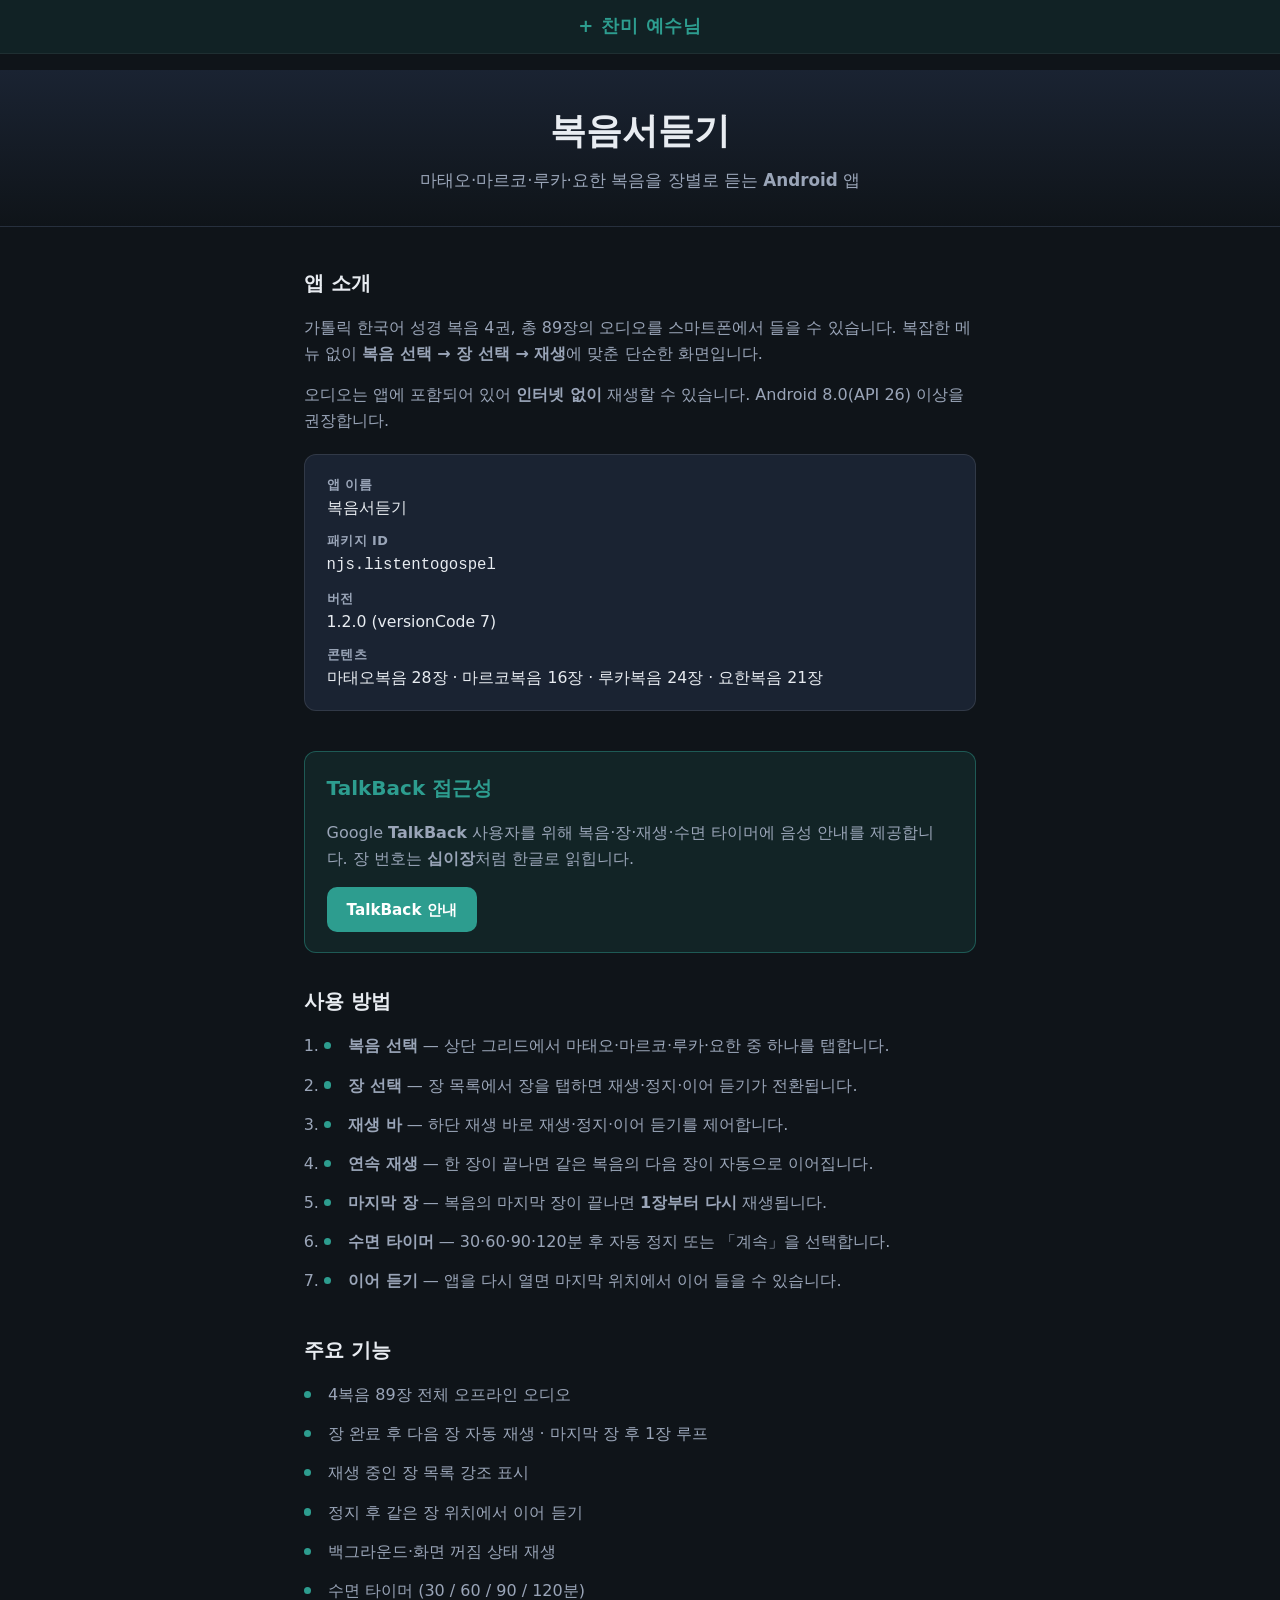
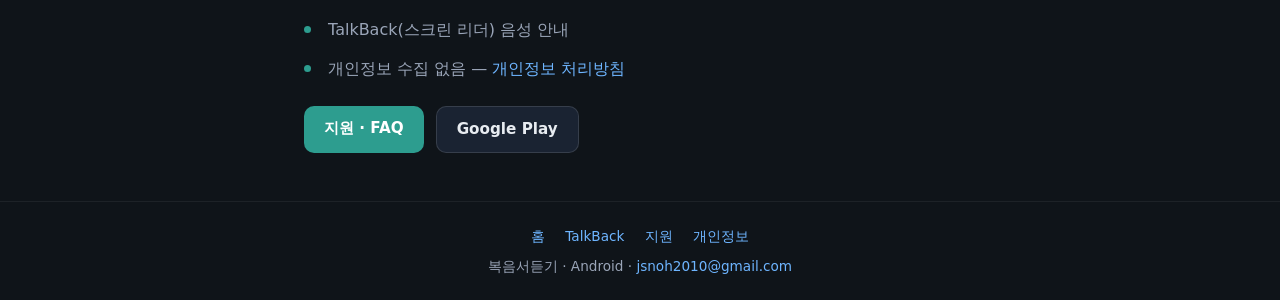
<file: index.html>
<!DOCTYPE html>
<html lang="ko">
<head>
  <meta charset="utf-8" />
  <meta name="viewport" content="width=device-width, initial-scale=1" />
  <meta name="description" content="복음서듣기 — 가톨릭 4복음(마태오·마르코·루카·요한) Android 앱. 오프라인 재생, 장 연속 재생, TalkBack 접근성, 수면 타이머." />
  <meta name="application-name" content="복음서듣기" />
  <meta property="og:title" content="복음서듣기 — 가톨릭 복음 듣기 (Android)" />
  <meta property="og:description" content="4복음 89장 오디오를 오프라인으로 듣습니다. TalkBack·이어 듣기·백그라운드 재생." />
  <meta property="og:type" content="website" />
  <meta property="og:url" content="https://mrnoh99.github.io/ListenToGospel-Android/" />
  <meta property="og:locale" content="ko_KR" />
  <title>복음서듣기 — 가톨릭 복음 듣기 (Android)</title>
  <link rel="stylesheet" href="css/style.css" />
  <link rel="canonical" href="./" />
</head>
<body>
  <p class="page-doxology">+ 찬미 예수님</p>
  <header>
    <h1>복음서듣기</h1>
    <p class="tagline">마태오·마르코·루카·요한 복음을 장별로 듣는 <strong>Android</strong> 앱</p>
  </header>

  <main>
    <section>
      <h2>앱 소개</h2>
      <p>
        가톨릭 한국어 성경 복음 4권, 총 89장의 오디오를 스마트폰에서 들을 수 있습니다.
        복잡한 메뉴 없이 <strong>복음 선택 → 장 선택 → 재생</strong>에 맞춘 단순한 화면입니다.
      </p>
      <p>
        오디오는 앱에 포함되어 있어 <strong>인터넷 없이</strong> 재생할 수 있습니다.
        Android 8.0(API 26) 이상을 권장합니다.
      </p>

      <div class="app-card" aria-label="앱 정보">
        <dl>
          <div>
            <dt>앱 이름</dt>
            <dd>복음서듣기</dd>
          </div>
          <div>
            <dt>패키지 ID</dt>
            <dd><code>njs.listentogospel</code></dd>
          </div>
          <div>
            <dt>버전</dt>
            <dd>1.2.0 (versionCode 7)</dd>
          </div>
          <div>
            <dt>콘텐츠</dt>
            <dd>마태오복음 28장 · 마르코복음 16장 · 루카복음 24장 · 요한복음 21장</dd>
          </div>
        </dl>
      </div>
    </section>

    <section class="accessibility-callout" aria-labelledby="a11y-teaser">
      <h2 id="a11y-teaser">TalkBack 접근성</h2>
      <p>
        Google <strong>TalkBack</strong> 사용자를 위해 복음·장·재생·수면 타이머에 음성 안내를 제공합니다.
        장 번호는 <strong>십이장</strong>처럼 한글로 읽힙니다.
      </p>
      <p class="actions" style="margin-top: 1rem; margin-bottom: 0;">
        <a class="btn btn-primary" href="accessibility.html">TalkBack 안내</a>
      </p>
    </section>

    <section id="how-it-works">
      <h2>사용 방법</h2>
      <ol class="features" style="list-style: decimal; padding-left: 1.25rem;">
        <li><strong>복음 선택</strong> — 상단 그리드에서 마태오·마르코·루카·요한 중 하나를 탭합니다.</li>
        <li><strong>장 선택</strong> — 장 목록에서 장을 탭하면 재생·정지·이어 듣기가 전환됩니다.</li>
        <li><strong>재생 바</strong> — 하단 재생 바로 재생·정지·이어 듣기를 제어합니다.</li>
        <li><strong>연속 재생</strong> — 한 장이 끝나면 같은 복음의 다음 장이 자동으로 이어집니다.</li>
        <li><strong>마지막 장</strong> — 복음의 마지막 장이 끝나면 <strong>1장부터 다시</strong> 재생됩니다.</li>
        <li><strong>수면 타이머</strong> — 30·60·90·120분 후 자동 정지 또는 「계속」을 선택합니다.</li>
        <li><strong>이어 듣기</strong> — 앱을 다시 열면 마지막 위치에서 이어 들을 수 있습니다.</li>
      </ol>
    </section>

    <section>
      <h2>주요 기능</h2>
      <ul class="features">
        <li>4복음 89장 전체 오프라인 오디오</li>
        <li>장 완료 후 다음 장 자동 재생 · 마지막 장 후 1장 루프</li>
        <li>재생 중인 장 목록 강조 표시</li>
        <li>정지 후 같은 장 위치에서 이어 듣기</li>
        <li>백그라운드·화면 꺼짐 상태 재생</li>
        <li>수면 타이머 (30 / 60 / 90 / 120분)</li>
        <li>TalkBack(스크린 리더) 음성 안내</li>
        <li>개인정보 수집 없음 — <a href="privacy.html">개인정보 처리방침</a></li>
      </ul>

      <div class="actions">
        <a class="btn btn-primary" href="support.html">지원 · FAQ</a>
        <a id="play-store-link" class="btn btn-secondary" href="https://play.google.com/store/apps/details?id=njs.listentogospel" rel="noopener noreferrer">Google Play</a>
      </div>
    </section>

  </main>

  <footer>
    <nav aria-label="사이트 메뉴">
      <a href="index.html" aria-current="page">홈</a>
      <a href="accessibility.html">TalkBack</a>
      <a href="support.html">지원</a>
      <a href="privacy.html">개인정보</a>
    </nav>
    <p>복음서듣기 · Android · <a href="mailto:jsnoh2010@gmail.com">jsnoh2010@gmail.com</a></p>
  </footer>
</body>
</html>
</file>
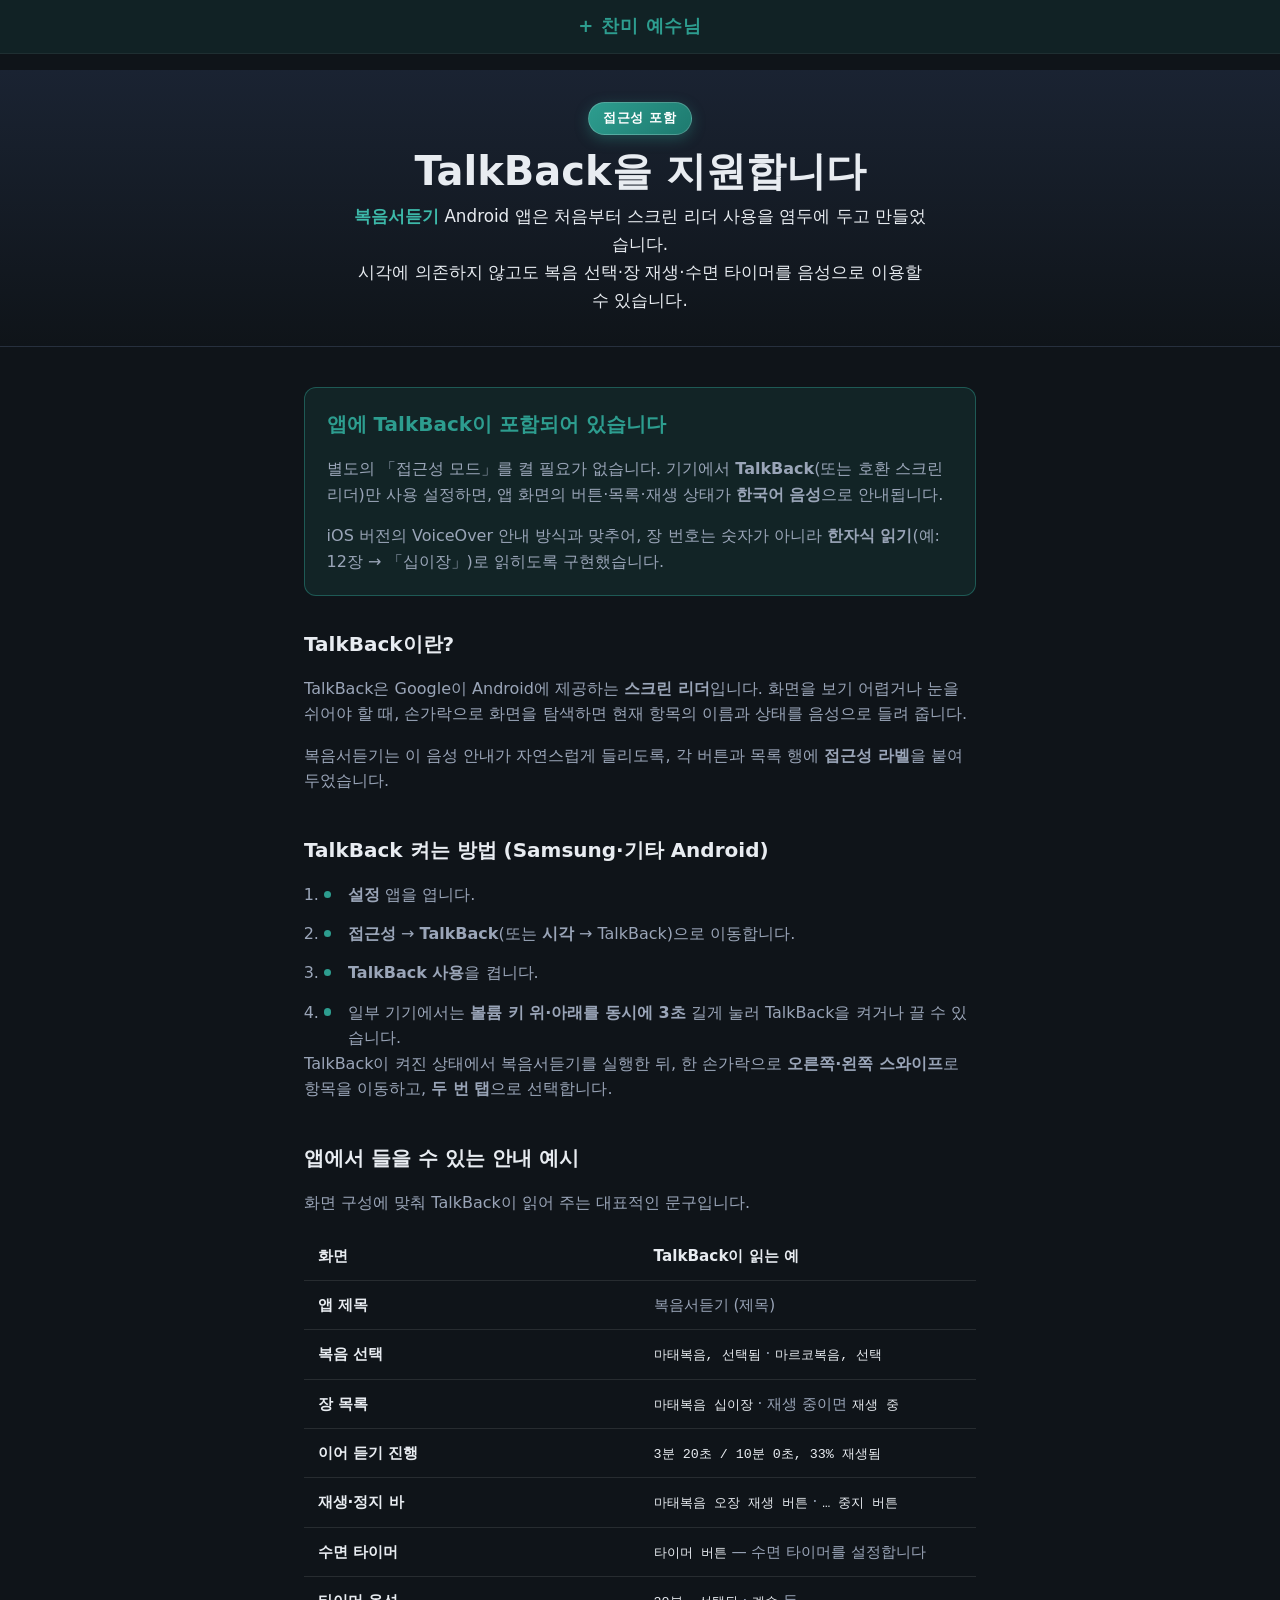
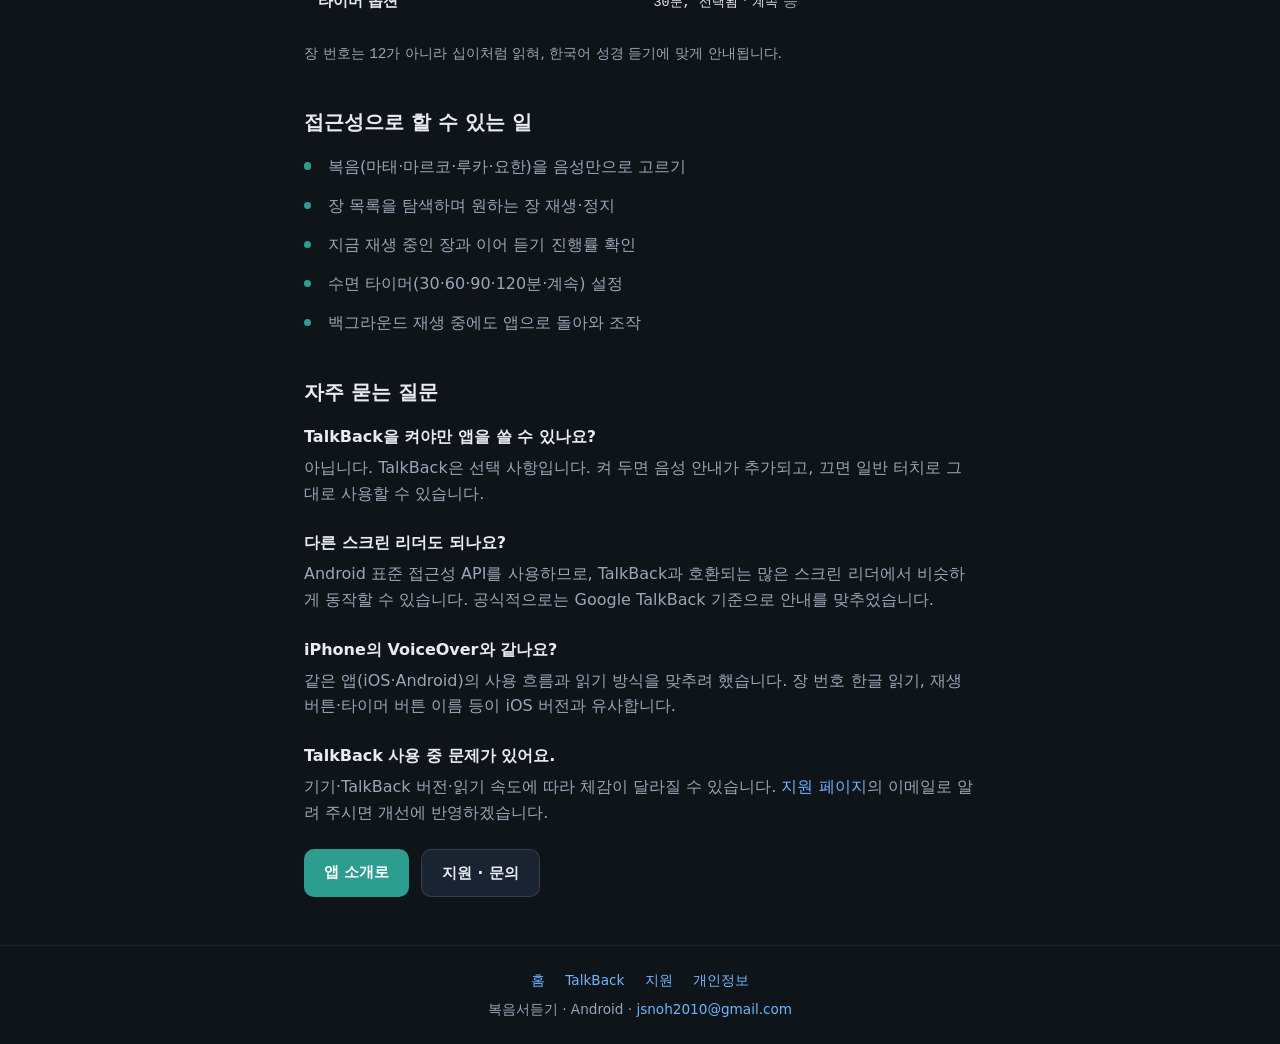
<file: accessibility.html>
<!DOCTYPE html>
<html lang="ko">
<head>
  <meta charset="utf-8" />
  <meta name="viewport" content="width=device-width, initial-scale=1" />
  <meta name="description" content="복음서듣기 Android 앱은 Google TalkBack(스크린 리더)을 기본 지원합니다. 장 번호 한글 읽기, 재생·수면 타이머 음성 안내." />
  <title>TalkBack 접근성 — 복음서듣기 (Android)</title>
  <link rel="stylesheet" href="css/style.css" />
  <link rel="canonical" href="./accessibility.html" />
</head>
<body>
  <p class="page-doxology">+ 찬미 예수님</p>
  <header class="accessibility-hero">
    <p class="accessibility-badge" aria-hidden="true">접근성 포함</p>
    <h1>TalkBack을 지원합니다</h1>
    <p class="tagline">
      <strong>복음서듣기</strong> Android 앱은 처음부터 스크린 리더 사용을 염두에 두고 만들었습니다.<br />
      시각에 의존하지 않고도 복음 선택·장 재생·수면 타이머를 음성으로 이용할 수 있습니다.
    </p>
  </header>

  <main>
    <section class="accessibility-callout" aria-labelledby="included-heading">
      <h2 id="included-heading">앱에 TalkBack이 포함되어 있습니다</h2>
      <p>
        별도의 「접근성 모드」를 켤 필요가 없습니다. 기기에서 <strong>TalkBack</strong>(또는 호환 스크린 리더)만
        사용 설정하면, 앱 화면의 버튼·목록·재생 상태가 <strong>한국어 음성</strong>으로 안내됩니다.
      </p>
      <p>
        iOS 버전의 VoiceOver 안내 방식과 맞추어, 장 번호는 숫자가 아니라
        <strong>한자식 읽기</strong>(예: 12장 → 「십이장」)로 읽히도록 구현했습니다.
      </p>
    </section>

    <section>
      <h2>TalkBack이란?</h2>
      <p>
        TalkBack은 Google이 Android에 제공하는 <strong>스크린 리더</strong>입니다.
        화면을 보기 어렵거나 눈을 쉬어야 할 때, 손가락으로 화면을 탐색하면 현재 항목의 이름과
        상태를 음성으로 들려 줍니다.
      </p>
      <p>
        복음서듣기는 이 음성 안내가 자연스럽게 들리도록, 각 버튼과 목록 행에
        <strong>접근성 라벨</strong>을 붙여 두었습니다.
      </p>
    </section>

    <section>
      <h2>TalkBack 켜는 방법 (Samsung·기타 Android)</h2>
      <ol class="features" style="list-style: decimal; padding-left: 1.25rem;">
        <li><strong>설정</strong> 앱을 엽니다.</li>
        <li><strong>접근성</strong> → <strong>TalkBack</strong>(또는 <strong>시각</strong> → TalkBack)으로 이동합니다.</li>
        <li><strong>TalkBack 사용</strong>을 켭니다.</li>
        <li>일부 기기에서는 <strong>볼륨 키 위·아래를 동시에 3초</strong> 길게 눌러 TalkBack을 켜거나 끌 수 있습니다.</li>
      </ol>
      <p>
        TalkBack이 켜진 상태에서 복음서듣기를 실행한 뒤,
        한 손가락으로 <strong>오른쪽·왼쪽 스와이프</strong>로 항목을 이동하고,
        <strong>두 번 탭</strong>으로 선택합니다.
      </p>
    </section>

    <section>
      <h2>앱에서 들을 수 있는 안내 예시</h2>
      <p>화면 구성에 맞춰 TalkBack이 읽어 주는 대표적인 문구입니다.</p>
      <div class="phrase-table-wrap">
        <table class="phrase-table">
          <caption>복음서듣기 TalkBack 음성 안내 예시</caption>
          <thead>
            <tr>
              <th scope="col">화면</th>
              <th scope="col">TalkBack이 읽는 예</th>
            </tr>
          </thead>
          <tbody>
            <tr>
              <th scope="row">앱 제목</th>
              <td>복음서듣기 (제목)</td>
            </tr>
            <tr>
              <th scope="row">복음 선택</th>
              <td><code>마태복음, 선택됨</code> · <code>마르코복음, 선택</code></td>
            </tr>
            <tr>
              <th scope="row">장 목록</th>
              <td><code>마태복음 십이장</code> · 재생 중이면 <code>재생 중</code></td>
            </tr>
            <tr>
              <th scope="row">이어 듣기 진행</th>
              <td><code>3분 20초 / 10분 0초, 33% 재생됨</code></td>
            </tr>
            <tr>
              <th scope="row">재생·정지 바</th>
              <td><code>마태복음 오장 재생 버튼</code> · <code>… 중지 버튼</code></td>
            </tr>
            <tr>
              <th scope="row">수면 타이머</th>
              <td><code>타이머 버튼</code> — 수면 타이머를 설정합니다</td>
            </tr>
            <tr>
              <th scope="row">타이머 옵션</th>
              <td><code>30분, 선택됨</code> · <code>계속</code> 등</td>
            </tr>
          </tbody>
        </table>
      </div>
      <p style="margin-top: 1rem; font-size: 0.9rem;">
        장 번호는 <code>12</code>가 아니라 <code>십이</code>처럼 읽혀, 한국어 성경 듣기에 맞게 안내됩니다.
      </p>
    </section>

    <section>
      <h2>접근성으로 할 수 있는 일</h2>
      <ul class="features">
        <li>복음(마태·마르코·루카·요한)을 음성만으로 고르기</li>
        <li>장 목록을 탐색하며 원하는 장 재생·정지</li>
        <li>지금 재생 중인 장과 이어 듣기 진행률 확인</li>
        <li>수면 타이머(30·60·90·120분·계속) 설정</li>
        <li>백그라운드 재생 중에도 앱으로 돌아와 조작</li>
      </ul>
    </section>

    <section>
      <h2>자주 묻는 질문</h2>

      <div class="faq-item">
        <strong>TalkBack을 켜야만 앱을 쓸 수 있나요?</strong>
        <p>
          아닙니다. TalkBack은 선택 사항입니다. 켜 두면 음성 안내가 추가되고,
          끄면 일반 터치로 그대로 사용할 수 있습니다.
        </p>
      </div>

      <div class="faq-item">
        <strong>다른 스크린 리더도 되나요?</strong>
        <p>
          Android 표준 접근성 API를 사용하므로, TalkBack과 호환되는 많은 스크린 리더에서
          비슷하게 동작할 수 있습니다. 공식적으로는 Google TalkBack 기준으로 안내를 맞추었습니다.
        </p>
      </div>

      <div class="faq-item">
        <strong>iPhone의 VoiceOver와 같나요?</strong>
        <p>
          같은 앱(iOS·Android)의 사용 흐름과 읽기 방식을 맞추려 했습니다.
          장 번호 한글 읽기, 재생 버튼·타이머 버튼 이름 등이 iOS 버전과 유사합니다.
        </p>
      </div>

      <div class="faq-item">
        <strong>TalkBack 사용 중 문제가 있어요.</strong>
        <p>
          기기·TalkBack 버전·읽기 속도에 따라 체감이 달라질 수 있습니다.
          <a href="support.html">지원 페이지</a>의 이메일로 알려 주시면 개선에 반영하겠습니다.
        </p>
      </div>
    </section>

    <div class="actions">
      <a class="btn btn-primary" href="index.html">앱 소개로</a>
      <a class="btn btn-secondary" href="support.html">지원 · 문의</a>
    </div>
  </main>

  <footer>
    <nav aria-label="사이트 메뉴">
      <a href="index.html">홈</a>
      <a href="accessibility.html" aria-current="page">TalkBack</a>
      <a href="support.html">지원</a>
      <a href="privacy.html">개인정보</a>
    </nav>
    <p>복음서듣기 · Android · <a href="mailto:jsnoh2010@gmail.com">jsnoh2010@gmail.com</a></p>
  </footer>
</body>
</html>
</file>
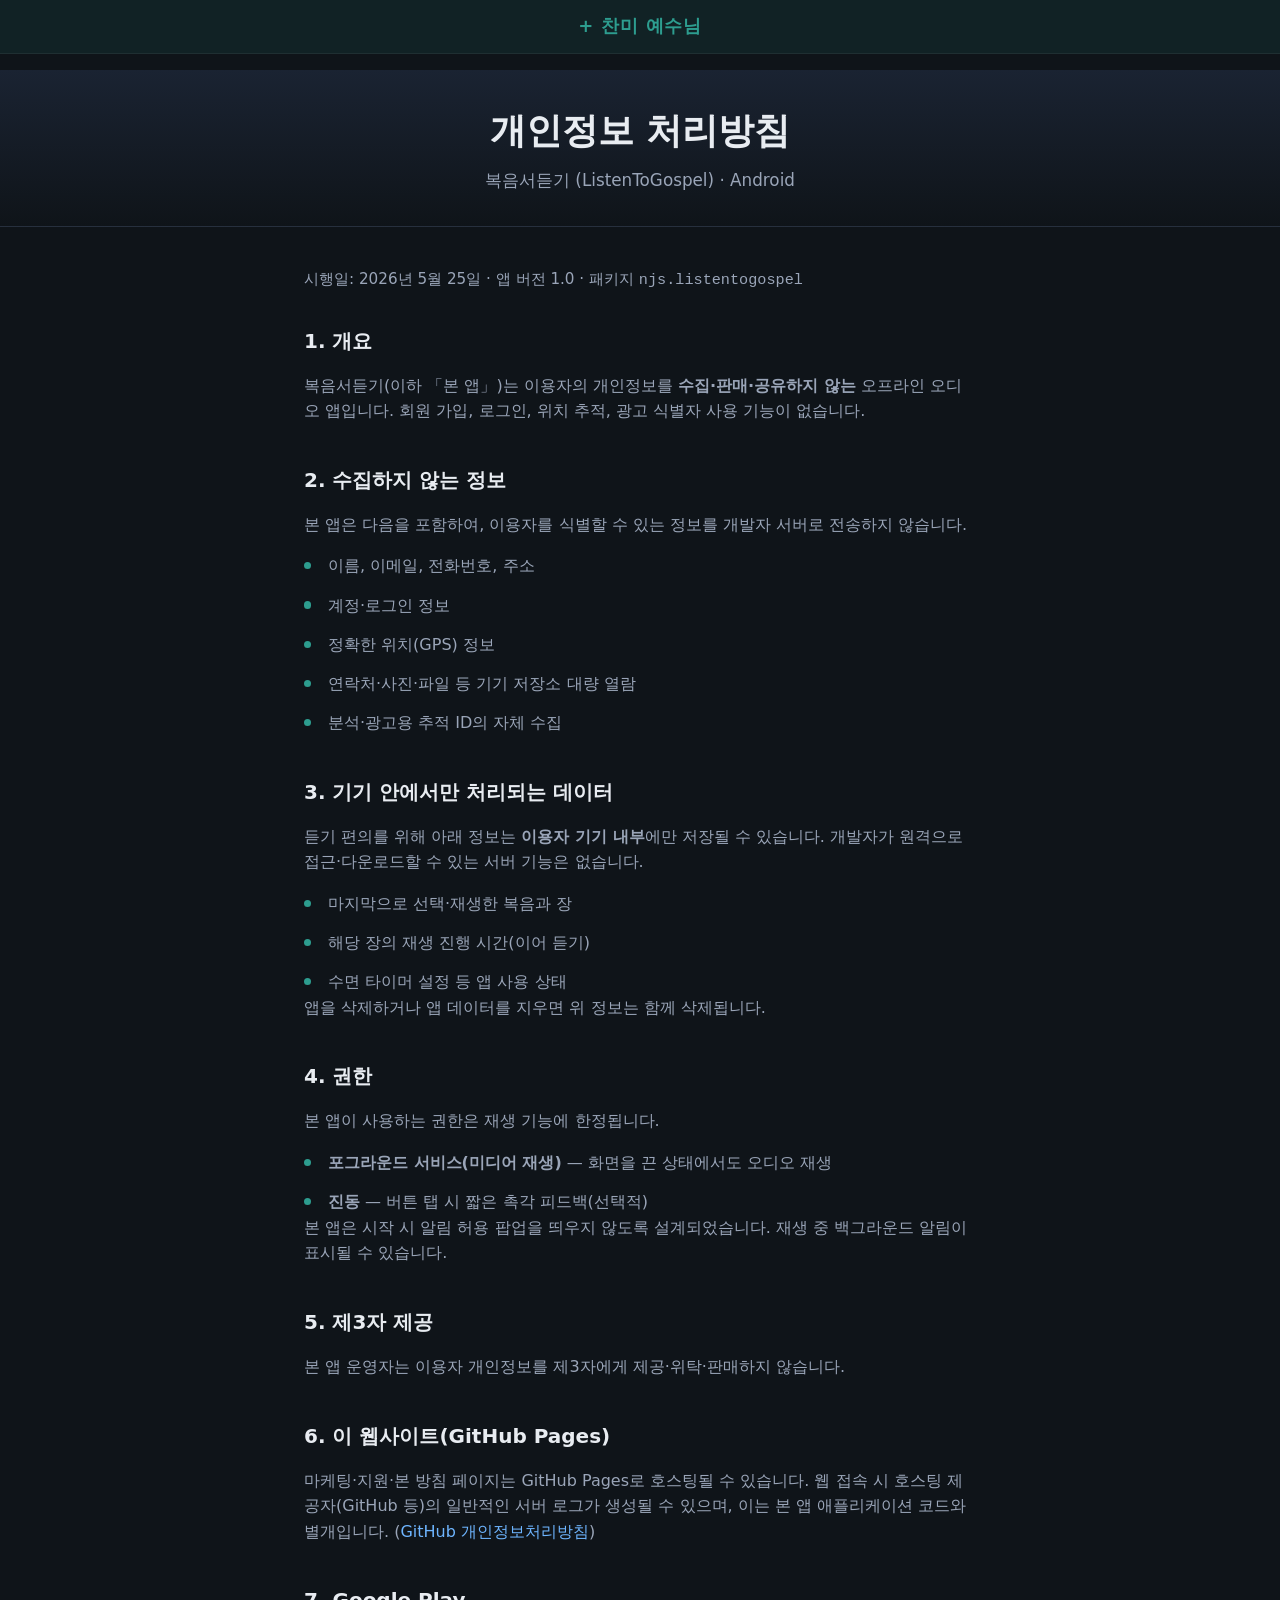
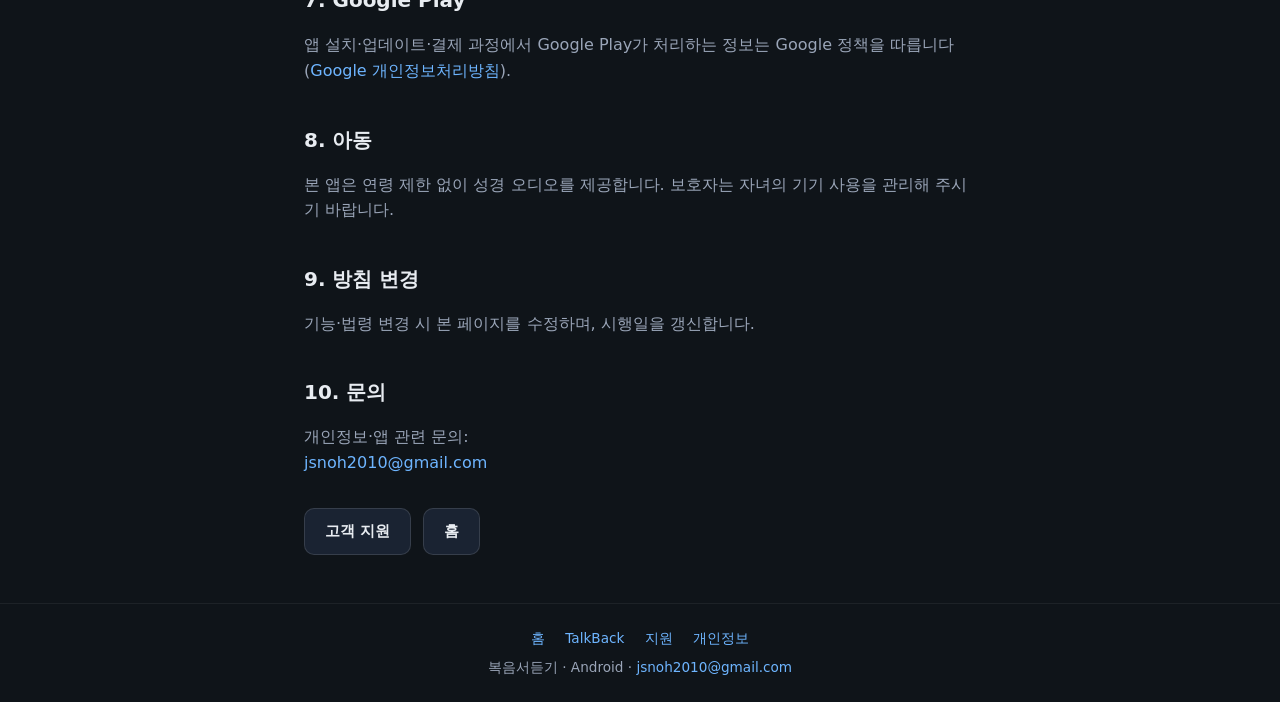
<file: privacy.html>
<!DOCTYPE html>
<html lang="ko">
<head>
  <meta charset="utf-8" />
  <meta name="viewport" content="width=device-width, initial-scale=1" />
  <meta name="description" content="복음서듣기(ListenToGospel) Android 앱 개인정보 처리방침 — Google Play 필수" />
  <title>개인정보 처리방침 — 복음서듣기</title>
  <link rel="stylesheet" href="css/style.css" />
  <link rel="canonical" href="./privacy.html" />
</head>
<body>
  <p class="page-doxology">+ 찬미 예수님</p>
  <header>
    <h1>개인정보 처리방침</h1>
    <p class="tagline">복음서듣기 (ListenToGospel) · Android</p>
  </header>

  <main>
    <p style="color: var(--muted); font-size: 0.95rem; margin-bottom: 2rem;">
      시행일: 2026년 5월 25일 · 앱 버전 1.0 · 패키지 <code>njs.listentogospel</code>
    </p>

    <section>
      <h2>1. 개요</h2>
      <p>
        복음서듣기(이하 「본 앱」)는 이용자의 개인정보를 <strong>수집·판매·공유하지 않는</strong> 오프라인 오디오 앱입니다.
        회원 가입, 로그인, 위치 추적, 광고 식별자 사용 기능이 없습니다.
      </p>
    </section>

    <section>
      <h2>2. 수집하지 않는 정보</h2>
      <p>본 앱은 다음을 포함하여, 이용자를 식별할 수 있는 정보를 개발자 서버로 전송하지 않습니다.</p>
      <ul class="features">
        <li>이름, 이메일, 전화번호, 주소</li>
        <li>계정·로그인 정보</li>
        <li>정확한 위치(GPS) 정보</li>
        <li>연락처·사진·파일 등 기기 저장소 대량 열람</li>
        <li>분석·광고용 추적 ID의 자체 수집</li>
      </ul>
    </section>

    <section>
      <h2>3. 기기 안에서만 처리되는 데이터</h2>
      <p>
        듣기 편의를 위해 아래 정보는 <strong>이용자 기기 내부</strong>에만 저장될 수 있습니다.
        개발자가 원격으로 접근·다운로드할 수 있는 서버 기능은 없습니다.
      </p>
      <ul class="features">
        <li>마지막으로 선택·재생한 복음과 장</li>
        <li>해당 장의 재생 진행 시간(이어 듣기)</li>
        <li>수면 타이머 설정 등 앱 사용 상태</li>
      </ul>
      <p>
        앱을 삭제하거나 앱 데이터를 지우면 위 정보는 함께 삭제됩니다.
      </p>
    </section>

    <section>
      <h2>4. 권한</h2>
      <p>본 앱이 사용하는 권한은 재생 기능에 한정됩니다.</p>
      <ul class="features">
        <li><strong>포그라운드 서비스(미디어 재생)</strong> — 화면을 끈 상태에서도 오디오 재생</li>
        <li><strong>진동</strong> — 버튼 탭 시 짧은 촉각 피드백(선택적)</li>
      </ul>
      <p>
        본 앱은 시작 시 알림 허용 팝업을 띄우지 않도록 설계되었습니다.
        재생 중 백그라운드 알림이 표시될 수 있습니다.
      </p>
    </section>

    <section>
      <h2>5. 제3자 제공</h2>
      <p>
        본 앱 운영자는 이용자 개인정보를 제3자에게 제공·위탁·판매하지 않습니다.
      </p>
    </section>

    <section>
      <h2>6. 이 웹사이트(GitHub Pages)</h2>
      <p>
        마케팅·지원·본 방침 페이지는 GitHub Pages로 호스팅될 수 있습니다.
        웹 접속 시 호스팅 제공자(GitHub 등)의 일반적인 서버 로그가 생성될 수 있으며,
        이는 본 앱 애플리케이션 코드와 별개입니다.
        (<a href="https://docs.github.com/en/site-policy/privacy-policies/github-privacy-statement" rel="noopener noreferrer">GitHub 개인정보처리방침</a>)
      </p>
    </section>

    <section>
      <h2>7. Google Play</h2>
      <p>
        앱 설치·업데이트·결제 과정에서 Google Play가 처리하는 정보는 Google 정책을 따릅니다
        (<a href="https://policies.google.com/privacy" rel="noopener noreferrer">Google 개인정보처리방침</a>).
      </p>
    </section>

    <section>
      <h2>8. 아동</h2>
      <p>
        본 앱은 연령 제한 없이 성경 오디오를 제공합니다. 보호자는 자녀의 기기 사용을 관리해 주시기 바랍니다.
      </p>
    </section>

    <section>
      <h2>9. 방침 변경</h2>
      <p>
        기능·법령 변경 시 본 페이지를 수정하며, 시행일을 갱신합니다.
      </p>
    </section>

    <section>
      <h2>10. 문의</h2>
      <p>
        개인정보·앱 관련 문의:<br />
        <a href="mailto:jsnoh2010@gmail.com">jsnoh2010@gmail.com</a>
      </p>
    </section>

    <p class="actions" style="margin-top: 2rem;">
      <a class="btn btn-secondary" href="support.html">고객 지원</a>
      <a class="btn btn-secondary" href="index.html">홈</a>
    </p>
  </main>

  <footer>
    <nav aria-label="사이트 메뉴">
      <a href="index.html">홈</a>
      <a href="accessibility.html">TalkBack</a>
      <a href="support.html">지원</a>
      <a href="privacy.html" aria-current="page">개인정보</a>
    </nav>
    <p>복음서듣기 · Android · <a href="mailto:jsnoh2010@gmail.com">jsnoh2010@gmail.com</a></p>
  </footer>
</body>
</html>
</file>
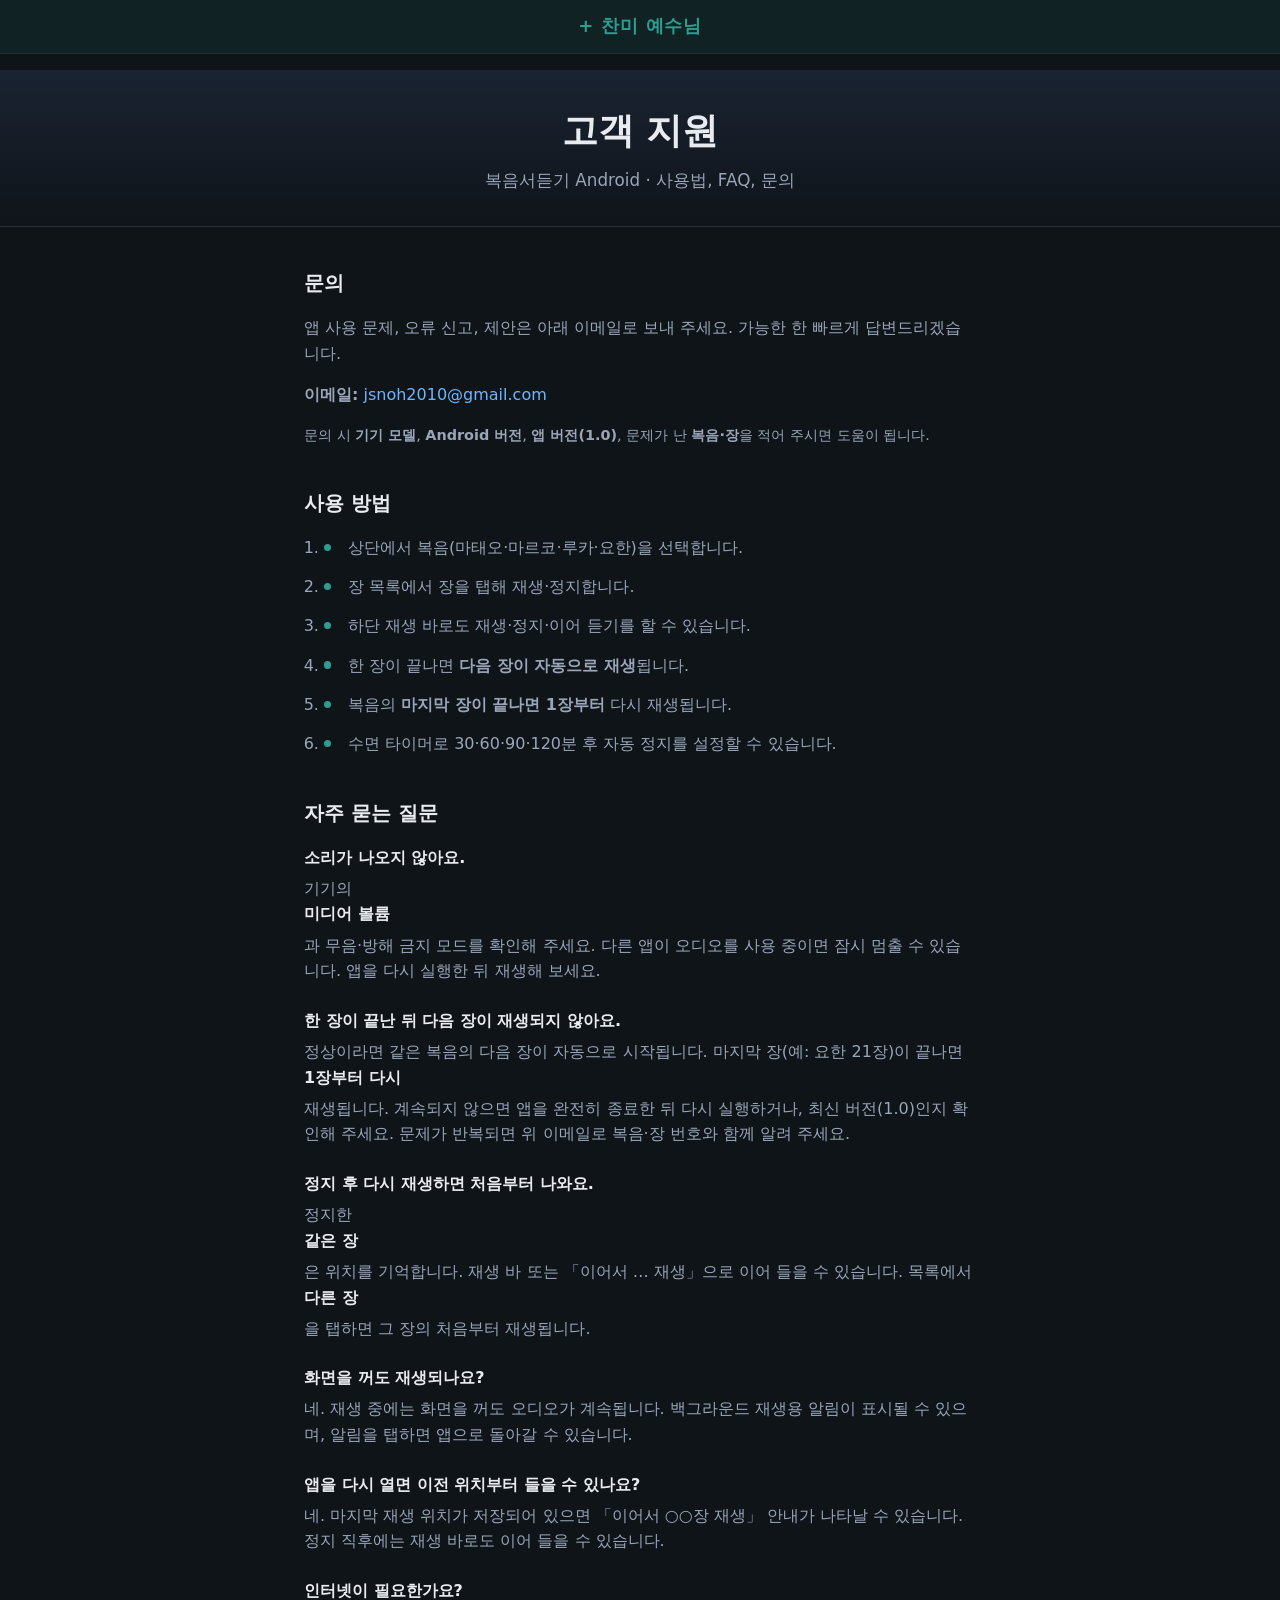
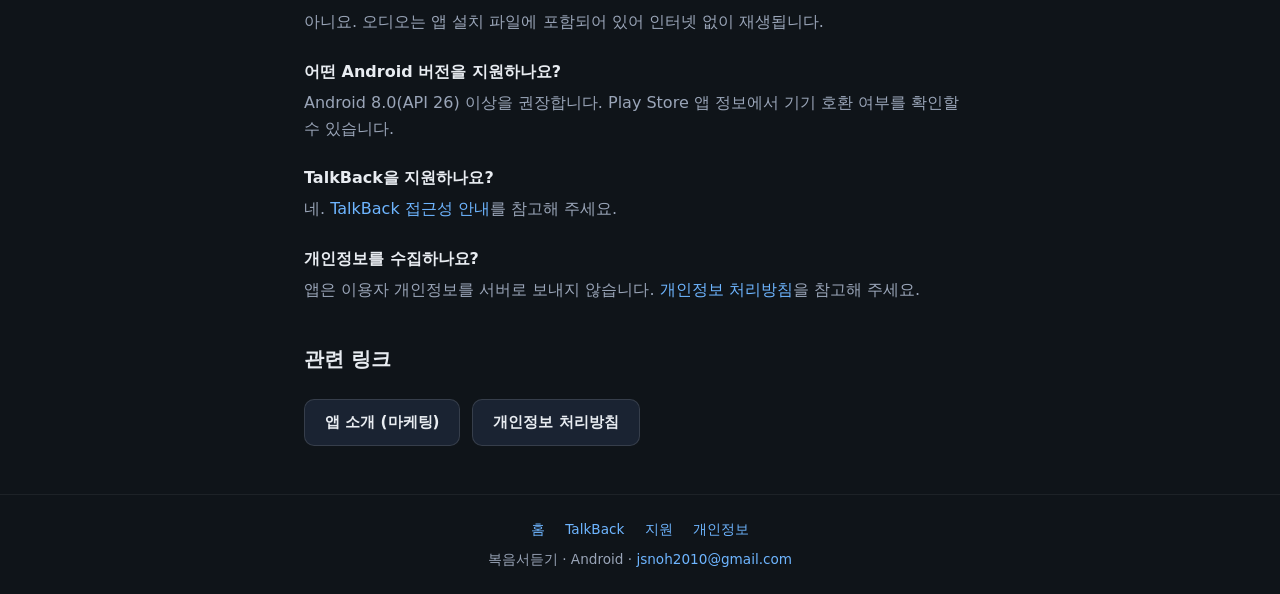
<file: support.html>
<!DOCTYPE html>
<html lang="ko">
<head>
  <meta charset="utf-8" />
  <meta name="viewport" content="width=device-width, initial-scale=1" />
  <meta name="description" content="복음서듣기 Android 앱 고객 지원 — 사용법, FAQ, 문의" />
  <title>고객 지원 — 복음서듣기 (Android)</title>
  <link rel="stylesheet" href="css/style.css" />
  <link rel="canonical" href="./support.html" />
</head>
<body>
  <p class="page-doxology">+ 찬미 예수님</p>
  <header>
    <h1>고객 지원</h1>
    <p class="tagline">복음서듣기 Android · 사용법, FAQ, 문의</p>
  </header>

  <main>
    <section>
      <h2>문의</h2>
      <p>앱 사용 문제, 오류 신고, 제안은 아래 이메일로 보내 주세요. 가능한 한 빠르게 답변드리겠습니다.</p>
      <p>
        <strong>이메일:</strong>
        <a href="mailto:jsnoh2010@gmail.com">jsnoh2010@gmail.com</a>
      </p>
      <p style="font-size: 0.9rem;">
        문의 시 <strong>기기 모델</strong>, <strong>Android 버전</strong>, <strong>앱 버전(1.0)</strong>,
        문제가 난 <strong>복음·장</strong>을 적어 주시면 도움이 됩니다.
      </p>
    </section>

    <section id="how-it-works">
      <h2>사용 방법</h2>
      <ol class="features" style="list-style: decimal; padding-left: 1.25rem;">
        <li>상단에서 복음(마태오·마르코·루카·요한)을 선택합니다.</li>
        <li>장 목록에서 장을 탭해 재생·정지합니다.</li>
        <li>하단 재생 바로도 재생·정지·이어 듣기를 할 수 있습니다.</li>
        <li>한 장이 끝나면 <strong>다음 장이 자동으로 재생</strong>됩니다.</li>
        <li>복음의 <strong>마지막 장이 끝나면 1장부터</strong> 다시 재생됩니다.</li>
        <li>수면 타이머로 30·60·90·120분 후 자동 정지를 설정할 수 있습니다.</li>
      </ol>
    </section>

    <section>
      <h2>자주 묻는 질문</h2>

      <div class="faq-item">
        <strong>소리가 나오지 않아요.</strong>
        <p>기기의 <strong>미디어 볼륨</strong>과 무음·방해 금지 모드를 확인해 주세요. 다른 앱이 오디오를 사용 중이면 잠시 멈출 수 있습니다. 앱을 다시 실행한 뒤 재생해 보세요.</p>
      </div>

      <div class="faq-item">
        <strong>한 장이 끝난 뒤 다음 장이 재생되지 않아요.</strong>
        <p>
          정상이라면 같은 복음의 다음 장이 자동으로 시작됩니다. 마지막 장(예: 요한 21장)이 끝나면
          <strong>1장부터 다시</strong> 재생됩니다. 계속되지 않으면 앱을 완전히 종료한 뒤 다시 실행하거나,
          최신 버전(1.0)인지 확인해 주세요. 문제가 반복되면 위 이메일로 복음·장 번호와 함께 알려 주세요.
        </p>
      </div>

      <div class="faq-item">
        <strong>정지 후 다시 재생하면 처음부터 나와요.</strong>
        <p>
          정지한 <strong>같은 장</strong>은 위치를 기억합니다. 재생 바 또는 「이어서 … 재생」으로 이어 들을 수 있습니다.
          목록에서 <strong>다른 장</strong>을 탭하면 그 장의 처음부터 재생됩니다.
        </p>
      </div>

      <div class="faq-item">
        <strong>화면을 꺼도 재생되나요?</strong>
        <p>
          네. 재생 중에는 화면을 꺼도 오디오가 계속됩니다. 백그라운드 재생용 알림이 표시될 수 있으며,
          알림을 탭하면 앱으로 돌아갈 수 있습니다.
        </p>
      </div>

      <div class="faq-item">
        <strong>앱을 다시 열면 이전 위치부터 들을 수 있나요?</strong>
        <p>
          네. 마지막 재생 위치가 저장되어 있으면 「이어서 ○○장 재생」 안내가 나타날 수 있습니다.
          정지 직후에는 재생 바로도 이어 들을 수 있습니다.
        </p>
      </div>

      <div class="faq-item">
        <strong>인터넷이 필요한가요?</strong>
        <p>아니요. 오디오는 앱 설치 파일에 포함되어 있어 인터넷 없이 재생됩니다.</p>
      </div>

      <div class="faq-item">
        <strong>어떤 Android 버전을 지원하나요?</strong>
        <p>Android 8.0(API 26) 이상을 권장합니다. Play Store 앱 정보에서 기기 호환 여부를 확인할 수 있습니다.</p>
      </div>

      <div class="faq-item">
        <strong>TalkBack을 지원하나요?</strong>
        <p>
          네. <a href="accessibility.html">TalkBack 접근성 안내</a>를 참고해 주세요.
        </p>
      </div>

      <div class="faq-item">
        <strong>개인정보를 수집하나요?</strong>
        <p>
          앱은 이용자 개인정보를 서버로 보내지 않습니다.
          <a href="privacy.html">개인정보 처리방침</a>을 참고해 주세요.
        </p>
      </div>
    </section>

    <section>
      <h2>관련 링크</h2>
      <p class="actions">
        <a class="btn btn-secondary" href="index.html">앱 소개 (마케팅)</a>
        <a class="btn btn-secondary" href="privacy.html">개인정보 처리방침</a>
      </p>
    </section>
  </main>

  <footer>
    <nav aria-label="사이트 메뉴">
      <a href="index.html">홈</a>
      <a href="accessibility.html">TalkBack</a>
      <a href="support.html" aria-current="page">지원</a>
      <a href="privacy.html">개인정보</a>
    </nav>
    <p>복음서듣기 · Android · <a href="mailto:jsnoh2010@gmail.com">jsnoh2010@gmail.com</a></p>
  </footer>
</body>
</html>
</file>
<file: css/style.css>
:root {
  --bg: #0f1419;
  --surface: #1a2332;
  --text: #e8ecf1;
  --muted: #9aa5b8;
  --accent: #2d9d8f;
  --accent-hover: #3db8a9;
  --link: #6eb5ff;
}

* {
  box-sizing: border-box;
}

html {
  scroll-behavior: smooth;
}

body {
  margin: 0;
  font-family: "Segoe UI", system-ui, -apple-system, sans-serif;
  background: var(--bg);
  color: var(--text);
  line-height: 1.6;
  min-height: 100vh;
  display: flex;
  flex-direction: column;
}

.page-doxology {
  padding: 0.75rem 1.25rem;
  text-align: center;
  font-size: 1.125rem;
  font-weight: 600;
  letter-spacing: 0.04em;
  color: var(--accent);
  background: rgba(45, 157, 143, 0.1);
  border-bottom: 1px solid rgba(255, 255, 255, 0.06);
}

a {
  color: var(--link);
  text-decoration: none;
}

a:hover {
  text-decoration: underline;
}

header {
  background: linear-gradient(180deg, var(--surface) 0%, var(--bg) 100%);
  border-bottom: 1px solid rgba(255, 255, 255, 0.06);
  padding: 2rem 1.25rem;
  text-align: center;
}

header h1 {
  margin: 0 0 0.5rem;
  font-size: clamp(1.75rem, 4vw, 2.25rem);
  font-weight: 700;
}

header .tagline {
  margin: 0;
  color: var(--muted);
  font-size: 1.05rem;
}

main {
  flex: 1;
  width: min(42rem, 100% - 2.5rem);
  margin: 0 auto;
  padding: 2.5rem 0 3rem;
}

section {
  margin-bottom: 2.5rem;
}

section:last-of-type {
  margin-bottom: 0;
}

h2 {
  font-size: 1.25rem;
  margin: 0 0 1rem;
  color: var(--text);
  font-weight: 600;
}

p {
  margin: 0 0 1rem;
  color: var(--muted);
}

p:last-child {
  margin-bottom: 0;
}

.features {
  list-style: none;
  padding: 0;
  margin: 0;
}

.features li {
  position: relative;
  padding-left: 1.5rem;
  margin-bottom: 0.85rem;
  color: var(--muted);
}

.features li:last-child {
  margin-bottom: 0;
}

.features li::before {
  content: "";
  position: absolute;
  left: 0;
  top: 0.55em;
  width: 0.45rem;
  height: 0.45rem;
  border-radius: 50%;
  background: var(--accent);
}

.actions {
  display: flex;
  flex-wrap: wrap;
  gap: 0.75rem;
  margin-top: 1.5rem;
}

.btn {
  display: inline-block;
  padding: 0.65rem 1.25rem;
  border-radius: 10px;
  font-weight: 600;
  font-size: 0.95rem;
  text-decoration: none;
  transition: background 0.15s ease, transform 0.1s ease;
}

.btn:hover {
  text-decoration: none;
  transform: translateY(-1px);
}

.btn-primary {
  background: var(--accent);
  color: #fff;
}

.btn-primary:hover {
  background: var(--accent-hover);
  color: #fff;
}

.btn-secondary {
  background: var(--surface);
  color: var(--text);
  border: 1px solid rgba(255, 255, 255, 0.12);
}

.btn-secondary:hover {
  border-color: rgba(255, 255, 255, 0.2);
  color: #fff;
}

.faq-item {
  margin-bottom: 1.5rem;
}

.faq-item strong {
  display: block;
  color: var(--text);
  margin-bottom: 0.35rem;
}

.faq-item p {
  margin: 0;
}

footer {
  padding: 1.5rem 1.25rem;
  text-align: center;
  font-size: 0.85rem;
  color: var(--muted);
  border-top: 1px solid rgba(255, 255, 255, 0.06);
}

footer nav {
  margin-bottom: 0.5rem;
}

footer nav a {
  margin: 0 0.5rem;
}

.placeholder {
  background: var(--surface);
  border: 1px dashed rgba(255, 255, 255, 0.15);
  border-radius: 8px;
  padding: 0.75rem 1rem;
  font-size: 0.9rem;
  color: var(--muted);
  margin-top: 0.5rem;
}

.accessibility-callout {
  background: rgba(45, 157, 143, 0.12);
  border: 1px solid rgba(45, 157, 143, 0.45);
  border-radius: 12px;
  padding: 1.25rem 1.35rem;
  margin-bottom: 2rem;
}

.accessibility-callout h2 {
  margin-top: 0;
  color: var(--accent);
}

.accessibility-callout p:last-child {
  margin-bottom: 0;
}

.phrase-table-wrap {
  overflow-x: auto;
  margin: 1rem 0 0;
}

.phrase-table {
  width: 100%;
  border-collapse: collapse;
  font-size: 0.95rem;
}

.phrase-table caption {
  position: absolute;
  width: 1px;
  height: 1px;
  padding: 0;
  margin: -1px;
  overflow: hidden;
  clip: rect(0, 0, 0, 0);
  white-space: nowrap;
  border: 0;
}

.phrase-table th,
.phrase-table td {
  padding: 0.75rem 0.85rem;
  text-align: left;
  vertical-align: top;
  border-bottom: 1px solid rgba(255, 255, 255, 0.1);
}

.phrase-table th {
  color: var(--text);
  font-weight: 600;
  white-space: nowrap;
  width: 42%;
}

.phrase-table td {
  color: var(--muted);
}

.phrase-table tbody tr:last-child th,
.phrase-table tbody tr:last-child td {
  border-bottom: none;
}

.phrase-table code {
  font-family: ui-monospace, "SF Mono", Menlo, monospace;
  font-size: 0.88em;
  color: var(--text);
  word-break: keep-all;
}

.accessibility-hero {
  position: relative;
}

.accessibility-badge {
  display: inline-block;
  margin: 0 0 0.75rem;
  padding: 0.35rem 0.85rem;
  border-radius: 999px;
  font-size: 0.8rem;
  font-weight: 700;
  letter-spacing: 0.06em;
  text-transform: uppercase;
  color: #fff;
  background: linear-gradient(135deg, var(--accent) 0%, #1e7a6f 100%);
  border: 1px solid rgba(255, 255, 255, 0.2);
  box-shadow: 0 4px 14px rgba(45, 157, 143, 0.35);
}

.accessibility-hero h1 {
  font-size: clamp(1.85rem, 5vw, 2.5rem);
  line-height: 1.2;
}

.accessibility-hero .tagline {
  max-width: 36rem;
  margin-left: auto;
  margin-right: auto;
  color: var(--text);
  line-height: 1.65;
}

.accessibility-hero .tagline strong {
  color: var(--accent-hover);
}

.app-card {
  background: var(--surface);
  border: 1px solid rgba(255, 255, 255, 0.1);
  border-radius: 12px;
  padding: 1.25rem 1.35rem;
  margin: 1.25rem 0 0;
}

.app-card dl {
  margin: 0;
  display: grid;
  gap: 0.65rem;
}

.app-card dt {
  font-size: 0.8rem;
  font-weight: 600;
  text-transform: uppercase;
  letter-spacing: 0.04em;
  color: var(--muted);
}

.app-card dd {
  margin: 0;
  color: var(--text);
  font-size: 0.98rem;
}

.store-urls {
  list-style: none;
  padding: 0;
  margin: 1rem 0 0;
}

.store-urls li {
  margin-bottom: 0.75rem;
  color: var(--muted);
}

.store-urls code {
  display: block;
  margin-top: 0.25rem;
  padding: 0.5rem 0.65rem;
  background: rgba(0, 0, 0, 0.25);
  border-radius: 8px;
  font-size: 0.82rem;
  color: var(--link);
  word-break: break-all;
}

.store-banner {
  background: rgba(110, 181, 255, 0.08);
  border: 1px solid rgba(110, 181, 255, 0.3);
  border-radius: 12px;
  padding: 1rem 1.2rem;
  margin-bottom: 2rem;
  font-size: 0.95rem;
  color: var(--muted);
}

.store-banner strong {
  color: var(--text);
}
</file>
